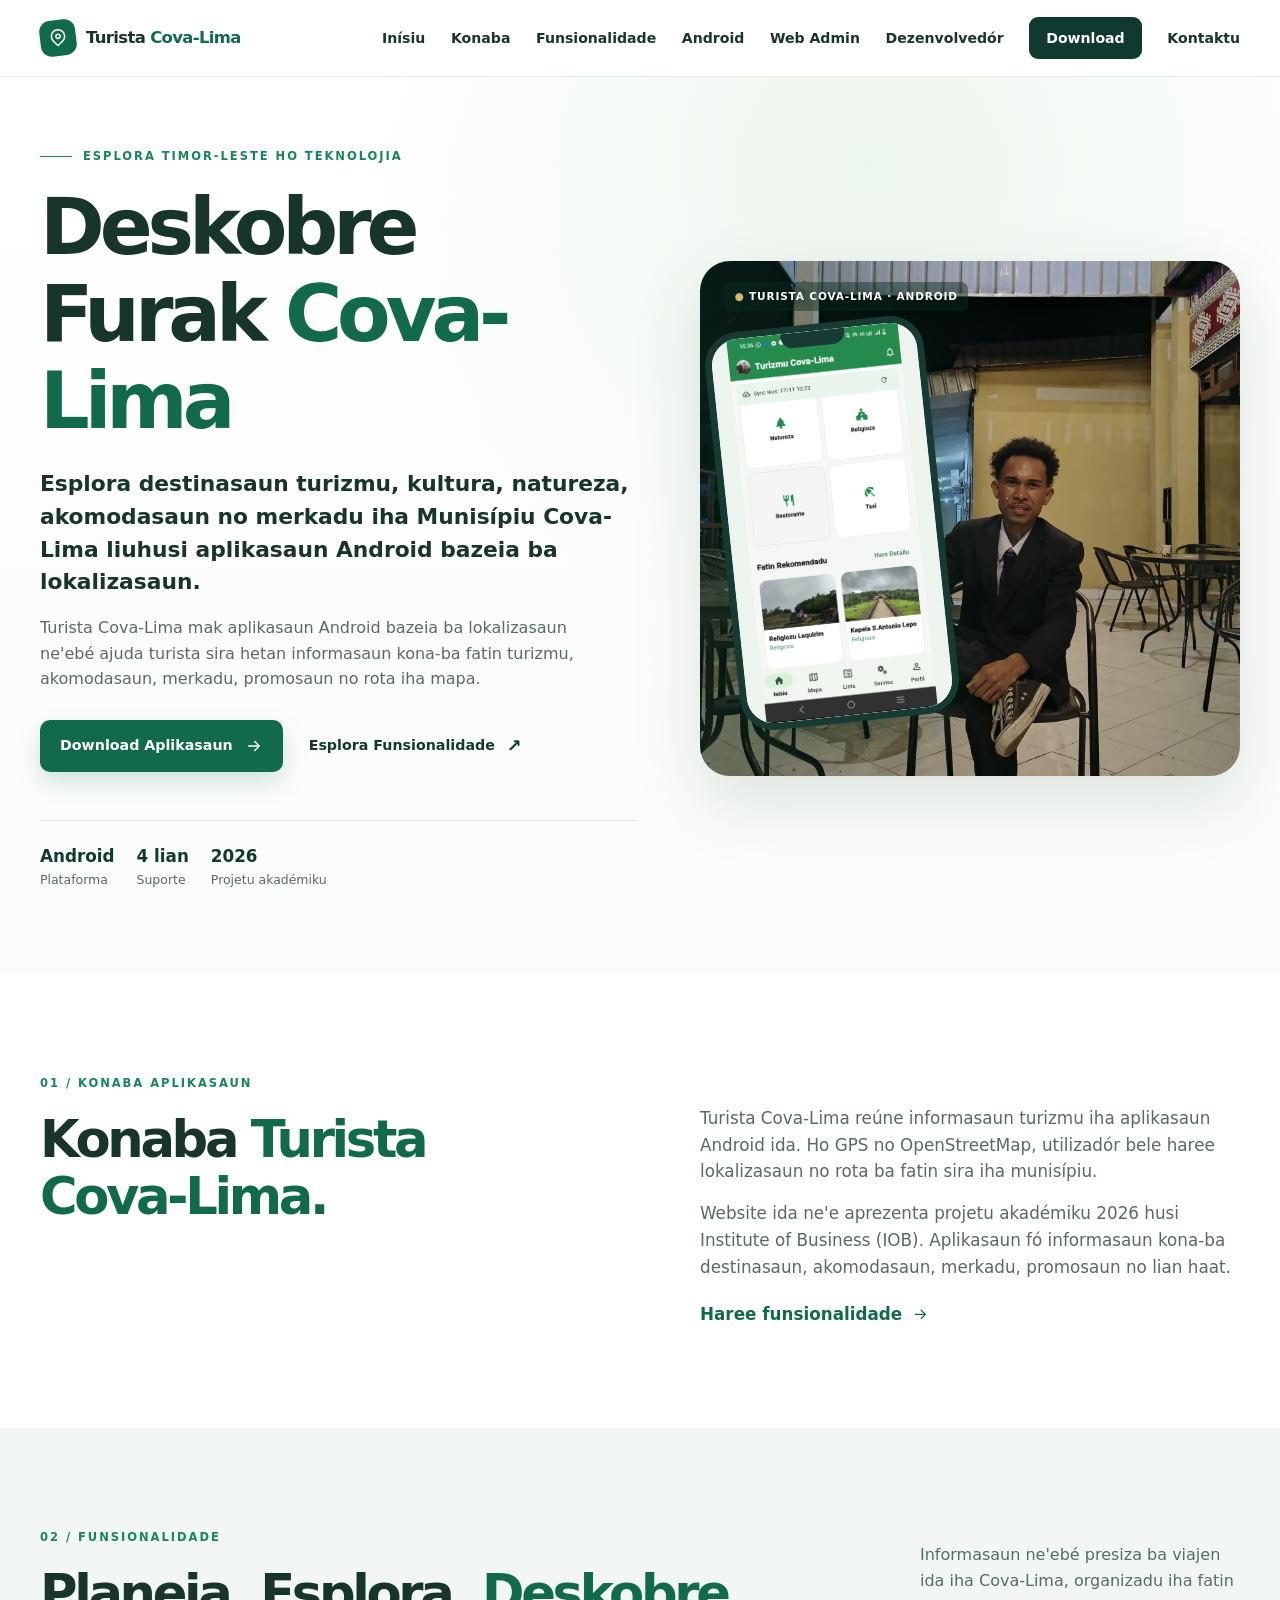
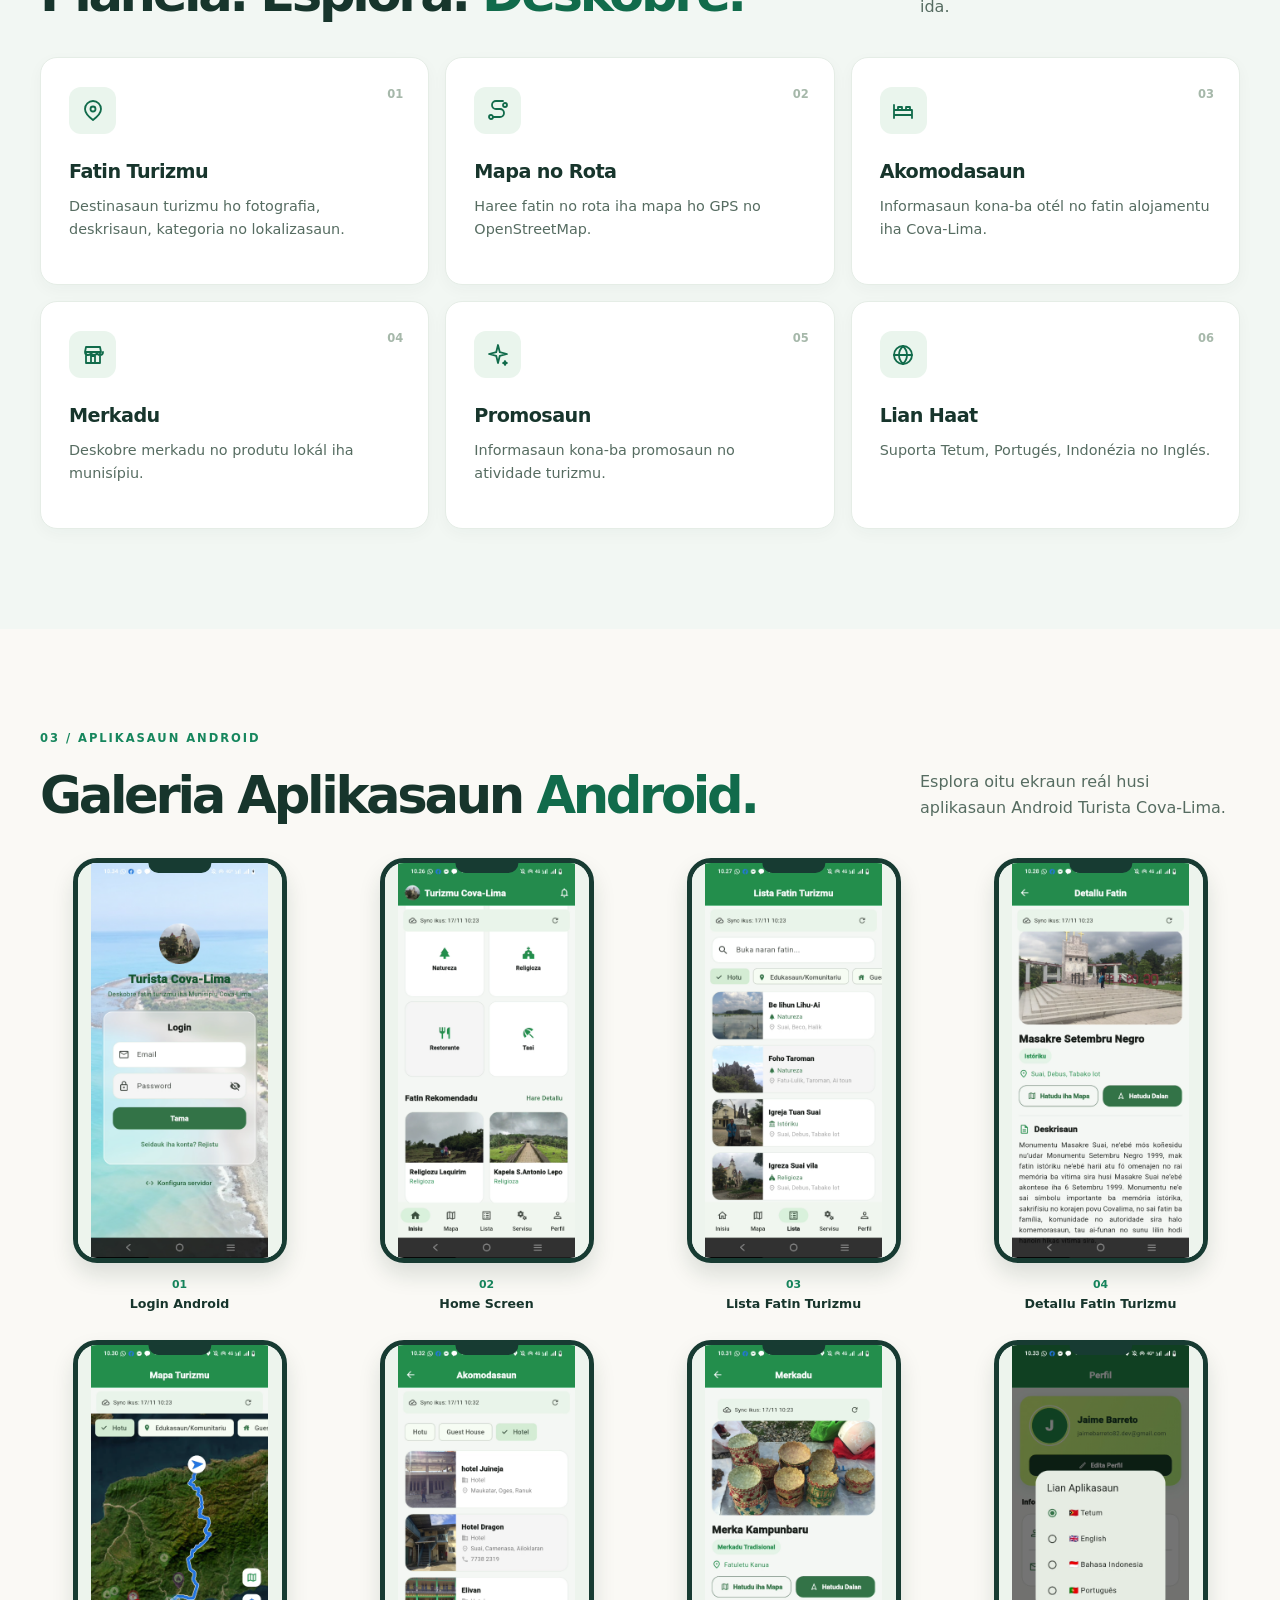
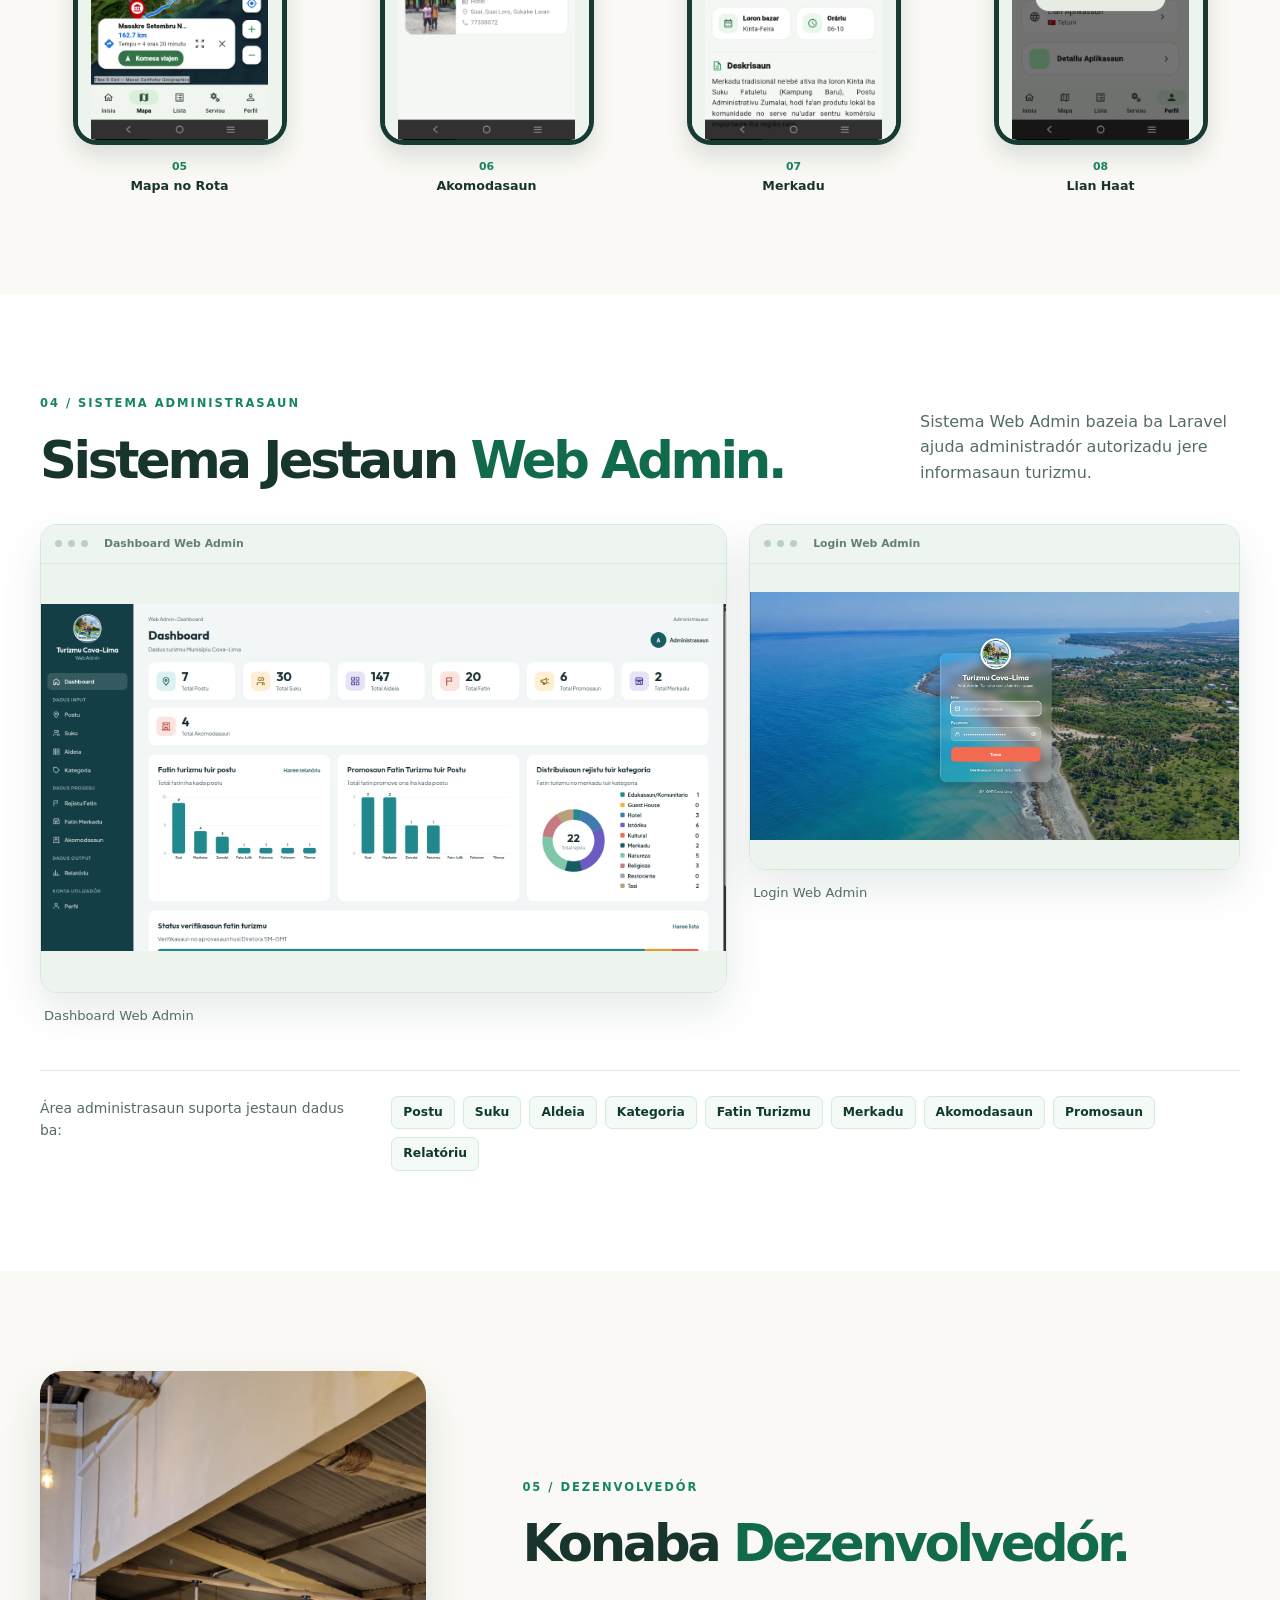
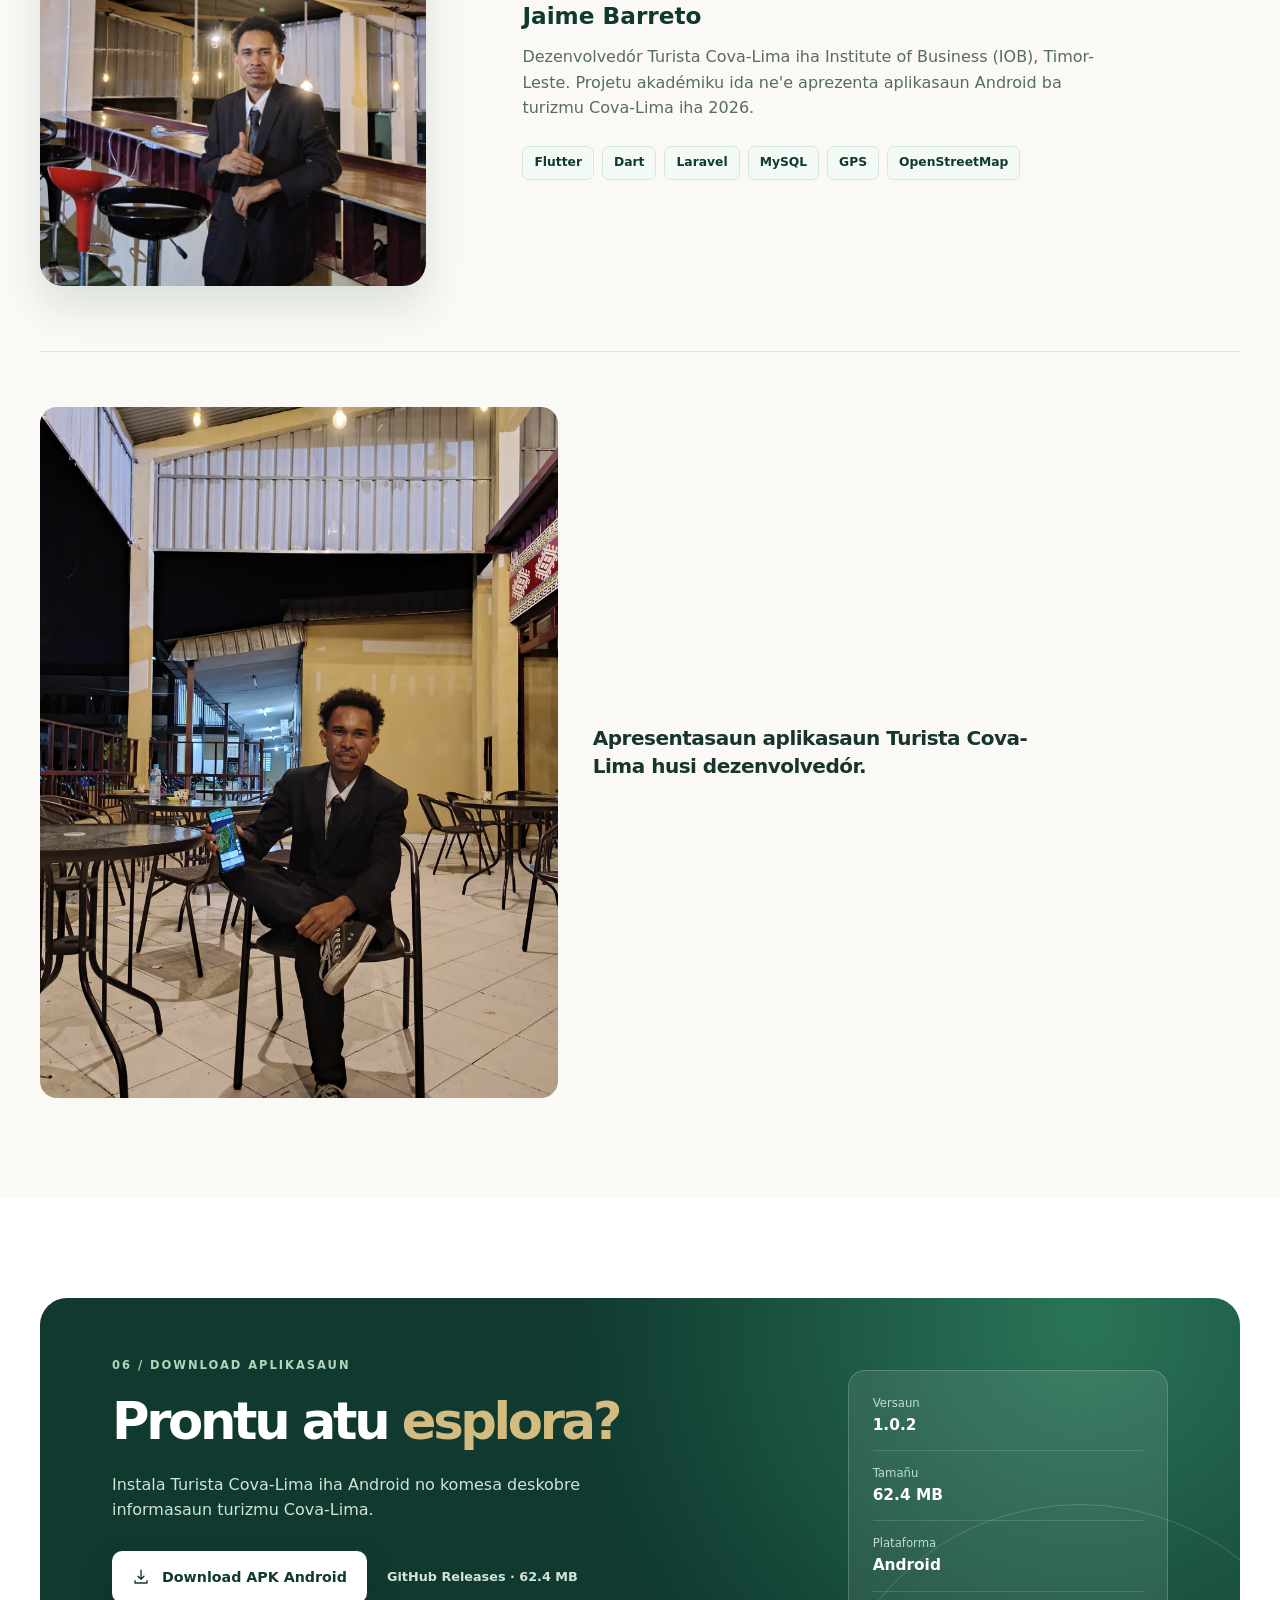
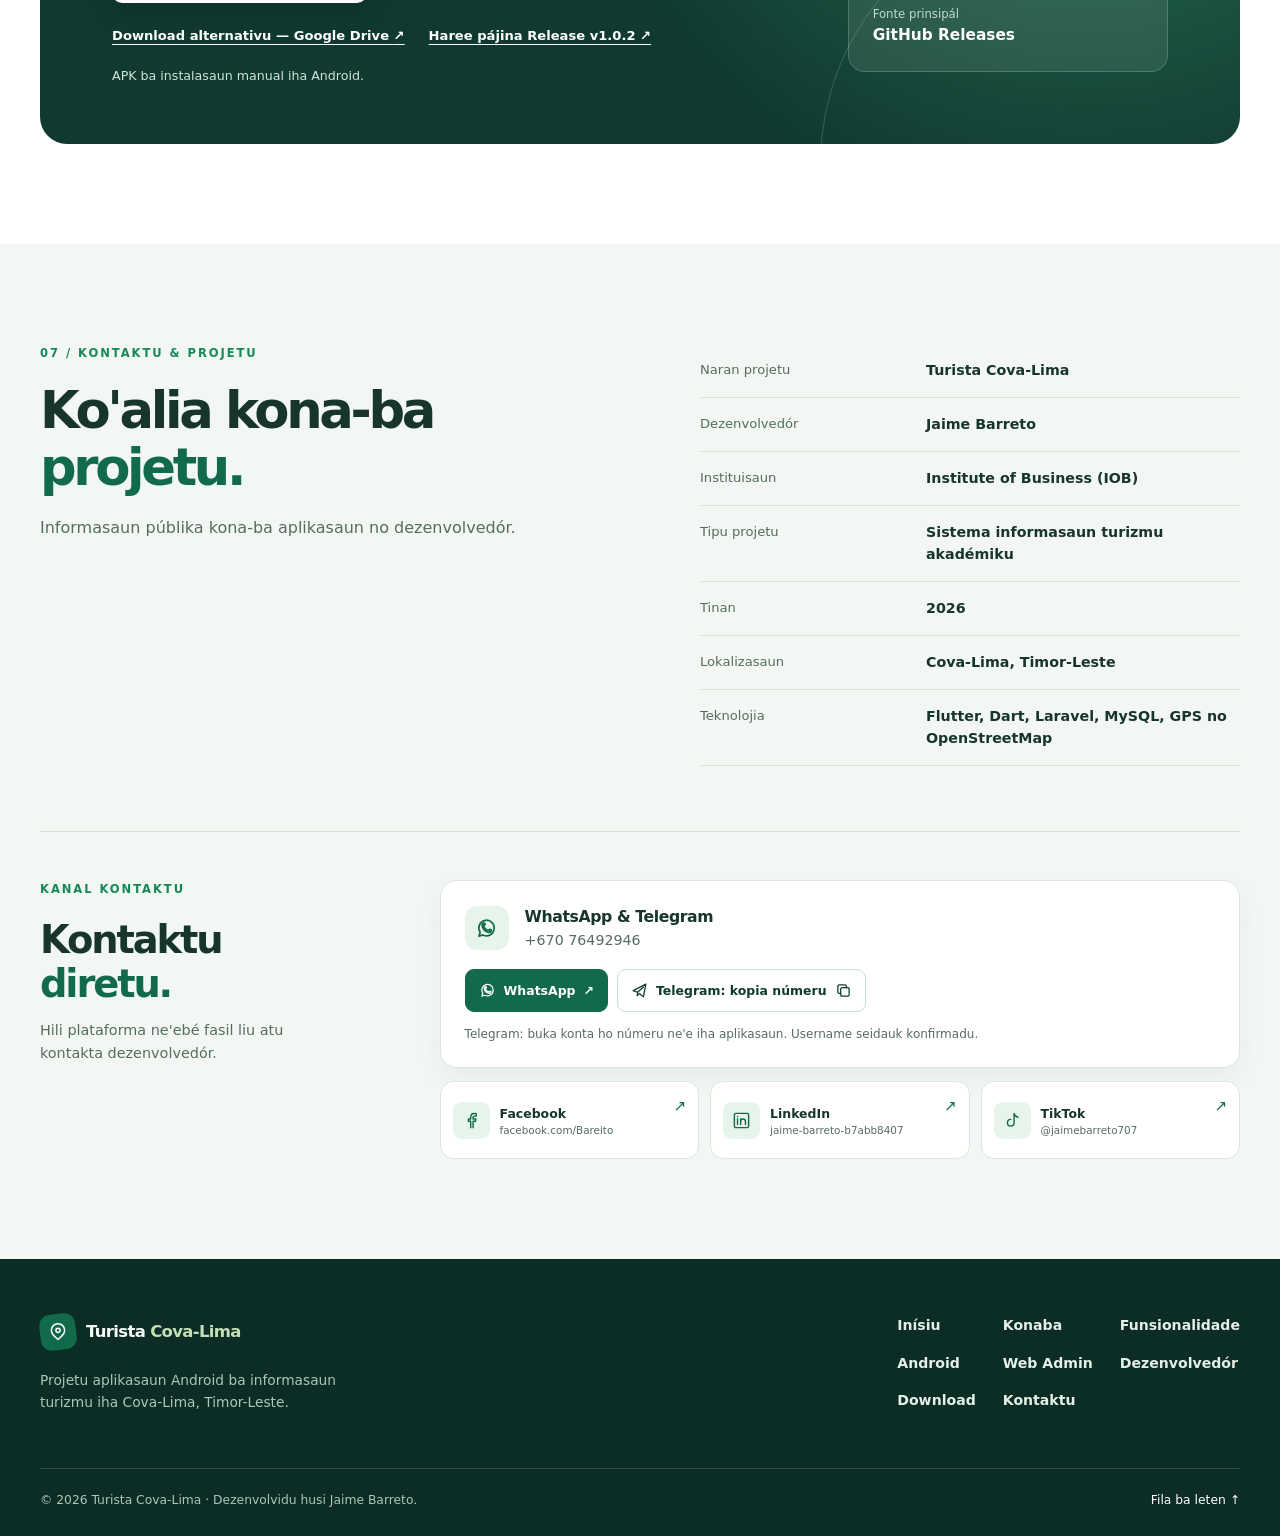
<file: index.html>
<!doctype html>
<html lang="tet">
<head>
<meta charset="utf-8">
<meta name="viewport" content="width=device-width, initial-scale=1">
<meta name="theme-color" content="#103a30">
<meta name="description" content="Turista Cova-Lima mak aplikasaun Android ba esplora fatin turizmu, mapa, rota, akomodasaun no merkadu iha Cova-Lima, Timor-Leste.">
<link rel="canonical" href="https://jaimebarreto82dev-eng.github.io/turista-covalima/">
<title>Turista Cova-Lima | Deskobre turizmu Cova-Lima</title>
<meta property="og:type" content="website"><meta property="og:locale" content="pt_TL">
<meta property="og:title" content="Turista Cova-Lima | Deskobre turizmu Cova-Lima">
<meta property="og:description" content="Aplikasaun Android ba esplora turizmu, kultura no natureza iha Cova-Lima, Timor-Leste.">
<meta property="og:url" content="https://jaimebarreto82dev-eng.github.io/turista-covalima/">
<meta name="twitter:card" content="summary">
<meta name="twitter:title" content="Turista Cova-Lima | Deskobre turizmu Cova-Lima">
<meta name="twitter:description" content="Esplora Cova-Lima ho aplikasaun Android ba turizmu, mapa no informasaun lokál.">
<link rel="icon" href="assets/images/favicon.svg" type="image/svg+xml">
<link rel="stylesheet" href="assets/css/style.css">
<script type="application/ld+json">{"@context":"https://schema.org","@type":"SoftwareApplication","name":"Turista Cova-Lima","description":"Aplikasaun Android ba informasaun turizmu iha Cova-Lima, Timor-Leste.","applicationCategory":"TravelApplication","operatingSystem":"Android","softwareVersion":"1.0.2","url":"https://jaimebarreto82dev-eng.github.io/turista-covalima/","downloadUrl":"https://github.com/jaimebarreto82dev-eng/turista-covalima/releases/download/v1.0.2/Turista_CovaLima_Expo2026_v1.0.2.apk","author":{"@type":"Person","name":"Jaime Barreto"},"inLanguage":["tet","pt","id","en"]}</script>
<script src="assets/js/main.js" defer></script>
</head>
<body id="top">
<a class="skip-link" href="#main">Ba konteúdu prinsipál</a>
<svg class="sprite" xmlns="http://www.w3.org/2000/svg" aria-hidden="true">
<symbol id="pin" viewBox="0 0 24 24"><path d="M20 10c0 5-8 11-8 11S4 15 4 10a8 8 0 1 1 16 0Z"/><circle cx="12" cy="10" r="2.5"/></symbol>
<symbol id="route" viewBox="0 0 24 24"><circle cx="5" cy="18" r="2"/><circle cx="19" cy="6" r="2"/><path d="M7 18h7a4 4 0 0 0 0-8h-4a4 4 0 0 1 0-8h7"/></symbol>
<symbol id="bed" viewBox="0 0 24 24"><path d="M3 19V6m0 10h18v3m-18-8h18v5M7 8h4v3H7zM15 8h4v3h-4z"/></symbol>
<symbol id="market" viewBox="0 0 24 24"><path d="M4 9h16l-1-5H5L4 9Zm1 0v11h14V9M4 9a3 3 0 0 0 6 0 3 3 0 0 0 6 0 3 3 0 0 0 6 0M10 20v-7h4v7"/></symbol>
<symbol id="spark" viewBox="0 0 24 24"><path d="m12 2 1.8 7.2L21 11l-7.2 1.8L12 20l-1.8-7.2L3 11l7.2-1.8L12 2ZM19 18l.6 1.4L21 20l-1.4.6L19 22l-.6-1.4L17 20l1.4-.6L19 18Z"/></symbol>
<symbol id="globe" viewBox="0 0 24 24"><circle cx="12" cy="12" r="9"/><path d="M3 12h18M12 3c3 3 4 6 4 9s-1 6-4 9M12 3c-3 3-4 6-4 9s1 6 4 9"/></symbol>
<symbol id="arrow" viewBox="0 0 24 24"><path d="M5 12h14m-6-6 6 6-6 6"/></symbol>
<symbol id="download-icon" viewBox="0 0 24 24"><path d="M12 3v12m-4-4 4 4 4-4M4 17v3h16v-3"/></symbol>
<symbol id="whatsapp" viewBox="0 0 24 24"><path d="M20 11.6a8 8 0 0 1-11.7 7.1L4 20l1.4-4.1A8 8 0 1 1 20 11.6Z"/><path d="M9 8.5c.3 2.8 2.7 5.2 5.5 5.5l1.1-1.1 1.5.8c-.2 1.7-1.2 2.4-2.6 2.3-3.6-.3-6.7-3.4-7-7-.1-1.4.6-2.4 2.3-2.6l.8 1.5L9 8.5Z"/></symbol>
<symbol id="facebook" viewBox="0 0 24 24"><path d="M14 21v-8h3l.5-3H14V8c0-1 .4-1.5 1.5-1.5H18V3.3a20 20 0 0 0-2.8-.2C12.4 3.1 11 4.8 11 7.6V10H8v3h3v8"/></symbol>
<symbol id="linkedin" viewBox="0 0 24 24"><rect x="3" y="3" width="18" height="18" rx="2"/><path d="M7 10v7m0-10v.1M11 17v-7m0 3a3 3 0 0 1 6 0v4"/></symbol>
<symbol id="tiktok" viewBox="0 0 24 24"><path d="M14 3v11.8a4.2 4.2 0 1 1-4.2-4.2M14 3c.6 2.8 2.3 4.4 5 4.8"/></symbol>
<symbol id="telegram" viewBox="0 0 24 24"><path d="m21 3-3.5 18-5.7-4.6-3 2.8.5-4.7L3 12.1 21 3Z"/><path d="m9.3 14.5 8.2-7.4"/></symbol>
<symbol id="copy" viewBox="0 0 24 24"><rect x="8" y="8" width="12" height="12" rx="2"/><path d="M16 8V6a2 2 0 0 0-2-2H6a2 2 0 0 0-2 2v8a2 2 0 0 0 2 2h2"/></symbol>
</svg>
<header class="site-header"><div class="container nav-wrap">
<a class="brand" href="#top" aria-label="Turista Cova-Lima — Inísiu"><span class="brand-mark"><svg aria-hidden="true"><use href="#pin"/></svg></span><span>Turista <strong>Cova-Lima</strong></span></a>
<button class="menu-toggle" type="button" aria-label="Loke menu" aria-controls="site-nav" aria-expanded="false"><span></span><span></span><span></span></button>
<nav class="site-nav" id="site-nav" aria-label="Navegasaun prinsipál"><a href="#top">Inísiu</a><a href="#konaba">Konaba</a><a href="#funsionalidade">Funsionalidade</a><a href="#android">Android</a><a href="#web-admin">Web Admin</a><a href="#dezenvolvedor">Dezenvolvedór</a><a href="#download">Download</a><a href="#kontaktu">Kontaktu</a></nav>
</div></header>
<main id="main">
<section class="hero" aria-labelledby="hero-title"><div class="container hero-grid">
<div class="hero-copy"><p class="eyebrow">Esplora Timor-Leste ho teknolojia</p><h1 id="hero-title">Deskobre Furak <em>Cova-Lima</em></h1><p class="hero-lead">Esplora destinasaun turizmu, kultura, natureza, akomodasaun no merkadu iha Munisípiu Cova-Lima liuhusi aplikasaun Android bazeia ba lokalizasaun.</p><p class="hero-description">Turista Cova-Lima mak aplikasaun Android bazeia ba lokalizasaun ne'ebé ajuda turista sira hetan informasaun kona-ba fatin turizmu, akomodasaun, merkadu, promosaun no rota iha mapa.</p>
<div class="hero-actions"><a class="button button-primary" href="#download">Download Aplikasaun <svg aria-hidden="true"><use href="#arrow"/></svg></a><a class="button button-text" href="#funsionalidade">Esplora Funsionalidade <span aria-hidden="true">↗</span></a></div>
<div class="hero-facts"><span><b>Android</b> Plataforma</span><span><b>4 lian</b> Suporte</span><span><b>2026</b> Projetu akadémiku</span></div></div>
<div class="hero-art" role="img" aria-label="Fotografia real Jaime Barreto a demonstra aplikasaun, ho captura Android iha mockup telemóvel iha oin"><div class="hero-art-caption">● Turista Cova-Lima · Android</div><div class="hero-phone phone-frame"><div class="phone-notch"></div><div class="phone-inner has-real-image"><img src="assets/images/screenshots/android-home.png" alt="Ekrã inisiál aplikasaun Android Turista Cova-Lima" width="426" height="954" fetchpriority="high"></div></div></div>
</div></section>
<section class="intro section" id="konaba" aria-labelledby="about-title"><div class="container intro-grid"><div><p class="section-kicker">01 / Konaba aplikasaun</p><h2 id="about-title">Konaba <em>Turista Cova-Lima.</em></h2></div><div class="intro-copy"><p>Turista Cova-Lima reúne informasaun turizmu iha aplikasaun Android ida. Ho GPS no OpenStreetMap, utilizadór bele haree lokalizasaun no rota ba fatin sira iha munisípiu.</p><p>Website ida ne'e aprezenta projetu akadémiku 2026 husi Institute of Business (IOB). Aplikasaun fó informasaun kona-ba destinasaun, akomodasaun, merkadu, promosaun no lian haat.</p><a class="inline-link" href="#funsionalidade">Haree funsionalidade <svg aria-hidden="true"><use href="#arrow"/></svg></a></div></div></section>
<section class="features section" id="funsionalidade" aria-labelledby="features-title"><div class="container"><div class="section-heading"><div><p class="section-kicker">02 / Funsionalidade</p><h2 id="features-title">Planeia. Esplora. <em>Deskobre.</em></h2></div><p>Informasaun ne'ebé presiza ba viajen ida iha Cova-Lima, organizadu iha fatin ida.</p></div><div class="feature-grid">
<article class="feature-card"><span class="feature-icon"><svg aria-hidden="true"><use href="#pin"/></svg></span><span class="feature-number">01</span><h3>Fatin Turizmu</h3><p>Destinasaun turizmu ho fotografia, deskrisaun, kategoria no lokalizasaun.</p></article>
<article class="feature-card"><span class="feature-icon"><svg aria-hidden="true"><use href="#route"/></svg></span><span class="feature-number">02</span><h3>Mapa no Rota</h3><p>Haree fatin no rota iha mapa ho GPS no OpenStreetMap.</p></article>
<article class="feature-card"><span class="feature-icon"><svg aria-hidden="true"><use href="#bed"/></svg></span><span class="feature-number">03</span><h3>Akomodasaun</h3><p>Informasaun kona-ba otél no fatin alojamentu iha Cova-Lima.</p></article>
<article class="feature-card"><span class="feature-icon"><svg aria-hidden="true"><use href="#market"/></svg></span><span class="feature-number">04</span><h3>Merkadu</h3><p>Deskobre merkadu no produtu lokál iha munisípiu.</p></article>
<article class="feature-card"><span class="feature-icon"><svg aria-hidden="true"><use href="#spark"/></svg></span><span class="feature-number">05</span><h3>Promosaun</h3><p>Informasaun kona-ba promosaun no atividade turizmu.</p></article>
<article class="feature-card"><span class="feature-icon"><svg aria-hidden="true"><use href="#globe"/></svg></span><span class="feature-number">06</span><h3>Lian Haat</h3><p>Suporta Tetum, Portugés, Indonézia no Inglés.</p></article>
</div></div></section>
<section class="gallery section" id="android" aria-labelledby="android-title"><div class="container"><div class="section-heading"><div><p class="section-kicker">03 / Aplikasaun Android</p><h2 id="android-title">Galeria Aplikasaun <em>Android.</em></h2></div><p>Esplora oitu ekraun reál husi aplikasaun Android Turista Cova-Lima.</p></div><div class="gallery-grid">
<figure class="gallery-item"><div class="gallery-phone phone-frame"><div class="phone-notch"></div><button class="media-zoom" type="button" aria-label="Amplia imajen: Login aplikasaun Android"><img src="assets/images/screenshots/android-login.png" alt="Login aplikasaun Android" width="426" height="954" loading="lazy"></button></div><figcaption><span>01</span> Login Android</figcaption></figure>
<figure class="gallery-item"><div class="gallery-phone phone-frame"><div class="phone-notch"></div><button class="media-zoom" type="button" aria-label="Amplia imajen: Ekrã inisiál aplikasaun Android"><img src="assets/images/screenshots/android-home.png" alt="Ekrã inisiál aplikasaun Android" width="426" height="954" loading="lazy"></button></div><figcaption><span>02</span> Home Screen</figcaption></figure>
<figure class="gallery-item"><div class="gallery-phone phone-frame"><div class="phone-notch"></div><button class="media-zoom" type="button" aria-label="Amplia imajen: Lista fatin turizmu"><img src="assets/images/screenshots/android-lista.png" alt="Lista fatin turizmu" width="426" height="954" loading="lazy"></button></div><figcaption><span>03</span> Lista Fatin Turizmu</figcaption></figure>
<figure class="gallery-item"><div class="gallery-phone phone-frame"><div class="phone-notch"></div><button class="media-zoom" type="button" aria-label="Amplia imajen: Detallu fatin turizmu"><img src="assets/images/screenshots/android-detallu.png" alt="Detallu fatin turizmu" width="426" height="954" loading="lazy"></button></div><figcaption><span>04</span> Detallu Fatin Turizmu</figcaption></figure>
<figure class="gallery-item"><div class="gallery-phone phone-frame"><div class="phone-notch"></div><button class="media-zoom" type="button" aria-label="Amplia imajen: Mapa no rota"><img src="assets/images/screenshots/android-mapa.png" alt="Mapa no rota" width="426" height="954" loading="lazy"></button></div><figcaption><span>05</span> Mapa no Rota</figcaption></figure>
<figure class="gallery-item"><div class="gallery-phone phone-frame"><div class="phone-notch"></div><button class="media-zoom" type="button" aria-label="Amplia imajen: Akomodasaun"><img src="assets/images/screenshots/android-akomodasaun.png" alt="Akomodasaun" width="426" height="954" loading="lazy"></button></div><figcaption><span>06</span> Akomodasaun</figcaption></figure>
<figure class="gallery-item"><div class="gallery-phone phone-frame"><div class="phone-notch"></div><button class="media-zoom" type="button" aria-label="Amplia imajen: Merkadu"><img src="assets/images/screenshots/android-merkadu.png" alt="Merkadu" width="426" height="954" loading="lazy"></button></div><figcaption><span>07</span> Merkadu</figcaption></figure>
<figure class="gallery-item"><div class="gallery-phone phone-frame"><div class="phone-notch"></div><button class="media-zoom" type="button" aria-label="Amplia imajen: Seleksaun lian haat"><img src="assets/images/screenshots/android-lian.png" alt="Seleksaun lian haat" width="426" height="954" loading="lazy"></button></div><figcaption><span>08</span> Lian Haat</figcaption></figure>
</div></div></section>
<section class="admin section" id="web-admin" aria-labelledby="admin-title"><div class="container"><div class="section-heading"><div><p class="section-kicker">04 / Sistema administrasaun</p><h2 id="admin-title">Sistema Jestaun <em>Web Admin.</em></h2></div><p>Sistema Web Admin bazeia ba Laravel ajuda administradór autorizadu jere informasaun turizmu.</p></div><div class="admin-grid">
<figure class="admin-shot admin-shot-main"><div class="browser-frame"><div class="browser-bar" aria-hidden="true"><i></i><i></i><i></i><span>Dashboard Web Admin</span></div><button class="media-zoom" type="button" aria-label="Amplia imajen: Dashboard Web Admin"><img src="assets/images/screenshots/admin-dashboard.png" alt="Dashboard Web Admin Turista Cova-Lima" width="1846" height="936" loading="lazy"></button></div><figcaption>Dashboard Web Admin</figcaption></figure>
<figure class="admin-shot"><div class="browser-frame"><div class="browser-bar" aria-hidden="true"><i></i><i></i><i></i><span>Login Web Admin</span></div><button class="media-zoom" type="button" aria-label="Amplia imajen: Login Web Admin"><img src="assets/images/screenshots/admin-login.png" alt="Login Web Admin Turista Cova-Lima" width="1846" height="936" loading="lazy"></button></div><figcaption>Login Web Admin</figcaption></figure>
</div><div class="admin-capabilities"><p>Área administrasaun suporta jestaun dadus ba:</p><ul><li>Postu</li><li>Suku</li><li>Aldeia</li><li>Kategoria</li><li>Fatin Turizmu</li><li>Merkadu</li><li>Akomodasaun</li><li>Promosaun</li><li>Relatóriu</li></ul></div></div></section>
<section class="developer section" id="dezenvolvedor" aria-labelledby="developer-title"><div class="container"><div class="developer-grid"><div class="developer-portrait has-real-image"><img src="assets/images/developer/jaime-profile.jpg" alt="Retratu Jaime Barreto" width="864" height="1152" loading="lazy"></div><div class="developer-copy"><p class="section-kicker">05 / Dezenvolvedór</p><h2 id="developer-title">Konaba <em>Dezenvolvedór.</em></h2><p class="developer-name">Jaime Barreto</p><p>Dezenvolvedór Turista Cova-Lima iha Institute of Business (IOB), Timor-Leste. Projetu akadémiku ida ne'e aprezenta aplikasaun Android ba turizmu Cova-Lima iha 2026.</p><div class="tech-list" aria-label="Teknolojia"><span>Flutter</span><span>Dart</span><span>Laravel</span><span>MySQL</span><span>GPS</span><span>OpenStreetMap</span></div></div></div>
<figure class="developer-demo"><div class="demo-image has-real-image"><img src="assets/images/developer/jaime-app-demo.jpg" alt="Jaime Barreto aprezenta aplikasaun Turista Cova-Lima" width="1728" height="2304" loading="lazy"></div><figcaption>Apresentasaun aplikasaun Turista Cova-Lima husi dezenvolvedór.</figcaption></figure>
</div></section>
<section class="download-section section" id="download" aria-labelledby="download-title"><div class="container"><div class="download-panel">
<div class="download-copy"><p class="section-kicker">06 / Download aplikasaun</p><h2 id="download-title">Prontu atu <em>esplora?</em></h2><p>Instala Turista Cova-Lima iha Android no komesa deskobre informasaun turizmu Cova-Lima.</p>
<div class="download-actions"><a class="button button-light" href="https://github.com/jaimebarreto82dev-eng/turista-covalima/releases/download/v1.0.2/Turista_CovaLima_Expo2026_v1.0.2.apk" aria-label="Download APK Android versaun 1.0.2 husi GitHub Releases"><svg aria-hidden="true"><use href="#download-icon"/></svg> Download APK Android</a><span class="download-source">GitHub Releases · 62.4 MB</span></div>
<div class="download-links"><a href="https://drive.google.com/file/d/1KIKV1m4Tq4--wPIysrheurp9ZegI3fZR/view?usp=drive_link" target="_blank" rel="noopener noreferrer">Download alternativu — Google Drive <span aria-hidden="true">↗</span></a><a href="https://github.com/jaimebarreto82dev-eng/turista-covalima/releases/tag/v1.0.2" target="_blank" rel="noopener noreferrer">Haree pájina Release v1.0.2 <span aria-hidden="true">↗</span></a></div>
<p class="download-note">APK ba instalasaun manual iha Android.</p></div>
<div class="download-meta" aria-label="Detallu aplikasaun"><div><span>Versaun</span><strong>1.0.2</strong></div><div><span>Tamañu</span><strong>62.4 MB</strong></div><div><span>Plataforma</span><strong>Android</strong></div><div><span>Fonte prinsipál</span><strong>GitHub Releases</strong></div></div>
</div></div></section>
<section class="project section" id="kontaktu" aria-labelledby="project-title"><div class="container">
<div class="project-grid"><div><p class="section-kicker">07 / Kontaktu &amp; projetu</p><h2 id="project-title">Ko'alia kona-ba <em>projetu.</em></h2><p>Informasaun públika kona-ba aplikasaun no dezenvolvedór.</p></div><dl class="project-details"><div><dt>Naran projetu</dt><dd>Turista Cova-Lima</dd></div><div><dt>Dezenvolvedór</dt><dd>Jaime Barreto</dd></div><div><dt>Instituisaun</dt><dd>Institute of Business (IOB)</dd></div><div><dt>Tipu projetu</dt><dd>Sistema informasaun turizmu akadémiku</dd></div><div><dt>Tinan</dt><dd>2026</dd></div><div><dt>Lokalizasaun</dt><dd>Cova-Lima, Timor-Leste</dd></div><div><dt>Teknolojia</dt><dd>Flutter, Dart, Laravel, MySQL, GPS no OpenStreetMap</dd></div></dl></div>
<div class="contact-layout" aria-labelledby="contact-title"><div class="contact-heading"><p class="section-kicker">Kanal kontaktu</p><h3 id="contact-title">Kontaktu <em>diretu.</em></h3><p>Hili plataforma ne'ebé fasil liu atu kontakta dezenvolvedór.</p></div>
<div class="contact-content"><div class="message-card"><div class="contact-icon"><svg aria-hidden="true"><use href="#whatsapp"/></svg></div><div class="message-info"><strong>WhatsApp &amp; Telegram</strong><span id="contact-phone">+670 76492946</span></div><div class="message-actions"><a class="contact-action whatsapp-action" href="https://wa.me/67076492946" target="_blank" rel="noopener noreferrer"><svg aria-hidden="true"><use href="#whatsapp"/></svg> WhatsApp <span aria-hidden="true">↗</span></a><button class="contact-action copy-action" type="button" data-copy-phone="67076492946" aria-describedby="telegram-note"><svg aria-hidden="true"><use href="#telegram"/></svg> Telegram: kopia númeru <svg aria-hidden="true"><use href="#copy"/></svg></button></div><p class="contact-note" id="telegram-note">Telegram: buka konta ho númeru ne'e iha aplikasaun. Username seidauk konfirmadu.</p><p class="copy-status" role="status" aria-live="polite"></p></div>
<div class="social-grid"><a class="social-card" href="https://www.facebook.com/Bareito" target="_blank" rel="noopener noreferrer"><span class="social-icon"><svg aria-hidden="true"><use href="#facebook"/></svg></span><span class="social-text"><strong>Facebook</strong><small>facebook.com/Bareito</small></span><span class="social-arrow" aria-hidden="true">↗</span></a><a class="social-card" href="https://www.linkedin.com/in/jaime-barreto-b7abb8407/" target="_blank" rel="noopener noreferrer"><span class="social-icon"><svg aria-hidden="true"><use href="#linkedin"/></svg></span><span class="social-text"><strong>LinkedIn</strong><small>jaime-barreto-b7abb8407</small></span><span class="social-arrow" aria-hidden="true">↗</span></a><a class="social-card" href="https://www.tiktok.com/@jaimebarreto707" target="_blank" rel="noopener noreferrer"><span class="social-icon"><svg aria-hidden="true"><use href="#tiktok"/></svg></span><span class="social-text"><strong>TikTok</strong><small>@jaimebarreto707</small></span><span class="social-arrow" aria-hidden="true">↗</span></a></div></div></div>
</div></section>
</main>
<div class="lightbox" id="lightbox" role="dialog" aria-modal="true" aria-label="Pré-visualizasaun imajen" hidden><button class="lightbox-close" type="button" aria-label="Taka imajen">×</button><div class="lightbox-panel"><img alt=""><p class="lightbox-caption"></p></div></div>
<footer class="site-footer"><div class="container"><div class="footer-main"><div><a class="brand footer-brand" href="#top"><span class="brand-mark"><svg aria-hidden="true"><use href="#pin"/></svg></span><span>Turista <strong>Cova-Lima</strong></span></a><p>Projetu aplikasaun Android ba informasaun turizmu iha Cova-Lima, Timor-Leste.</p></div><nav aria-label="Navegasaun rodapé"><a href="#top">Inísiu</a><a href="#konaba">Konaba</a><a href="#funsionalidade">Funsionalidade</a><a href="#android">Android</a><a href="#web-admin">Web Admin</a><a href="#dezenvolvedor">Dezenvolvedór</a><a href="#download">Download</a><a href="#kontaktu">Kontaktu</a></nav></div><div class="footer-bottom"><span>© 2026 Turista Cova-Lima · Dezenvolvidu husi Jaime Barreto.</span><a href="#top">Fila ba leten ↑</a></div></div></footer>
</body></html>
</file>
<file: assets/css/style.css>
:root{--forest:#103a30;--green:#116b4b;--emerald:#16865d;--cream:#faf9f5;--mist:#f2f7f3;--ink:#17352c;--muted:#566c61;--line:#dce7df;--gold:#d9b56d}
*,*::before,*::after{box-sizing:border-box}
html{scroll-behavior:smooth;scroll-padding-top:90px}
body{margin:0;color:var(--ink);background:#fff;font-family:Inter,"Plus Jakarta Sans",ui-sans-serif,system-ui,-apple-system,BlinkMacSystemFont,"Segoe UI",sans-serif;line-height:1.6}
a{color:inherit}button{font:inherit}svg{width:1em;height:1em;fill:none;stroke:currentColor;stroke-width:1.8;stroke-linecap:round;stroke-linejoin:round}
.sprite{position:absolute;width:0;height:0;overflow:hidden}
.container{width:min(100% - 40px,1200px);margin-inline:auto}
:focus-visible{outline:3px solid #cf9d42;outline-offset:4px}
.skip-link{position:absolute;z-index:200;top:-60px;left:16px;background:#fff;padding:10px 16px;border-radius:8px}.skip-link:focus{top:12px}
.site-header{position:sticky;top:0;z-index:100;background:rgba(255,255,255,.96);border-bottom:1px solid rgba(16,58,48,.09);backdrop-filter:blur(14px)}
.nav-wrap{min-height:76px;display:flex;align-items:center;justify-content:space-between;gap:24px}
.brand{display:inline-flex;align-items:center;gap:10px;text-decoration:none;font-size:1.03rem;font-weight:650;letter-spacing:-.04em;white-space:nowrap}.brand strong{color:var(--green)}
.brand-mark{width:36px;height:36px;display:grid;place-items:center;color:#fff;background:var(--green);border-radius:11px;transform:rotate(-7deg)}.brand-mark svg{width:20px;height:20px;transform:rotate(7deg)}
.site-nav{display:flex;gap:clamp(14px,2vw,29px);align-items:center}.site-nav a,.footer-main nav a{text-decoration:none;font-size:.88rem;font-weight:650}.site-nav a:hover,.footer-main nav a:hover{color:var(--emerald)}.site-nav a[href="#download"]{padding:10px 17px;background:var(--forest);color:#fff;border-radius:9px}.site-nav a[href="#download"]:hover{background:var(--green)}
.menu-toggle{display:none}
.hero{background:radial-gradient(circle at 68% 10%,#edf6ee 0,transparent 42%),linear-gradient(180deg,#fff 0%,#fafcf9 100%);overflow:hidden}
.hero-grid{display:grid;grid-template-columns:minmax(0,1.05fr) minmax(0,.95fr);align-items:center;gap:5%;min-height:640px;padding-block:70px 84px}
.eyebrow,.section-kicker{margin:0 0 19px;text-transform:uppercase;letter-spacing:.17em;font-size:.72rem;font-weight:800;color:var(--emerald)}.eyebrow{display:flex;align-items:center;gap:11px}.eyebrow::before{content:"";height:1px;width:32px;background:var(--emerald)}
h1,h2,h3,p{margin-top:0}h1,h2{font-weight:750;letter-spacing:-.065em;line-height:1.11}h1{font-size:clamp(3.4rem,6.1vw,6.35rem);max-width:730px;margin-bottom:24px}h1 em,h2 em{font-style:normal;color:var(--green)}
.hero-lead{font-size:clamp(1.17rem,1.7vw,1.42rem);line-height:1.5;font-weight:600;max-width:590px;margin-bottom:16px}.hero-description{color:var(--muted);max-width:575px;font-size:1rem;margin-bottom:28px}
.hero-actions{display:flex;flex-wrap:wrap;align-items:center;gap:14px}.button{display:inline-flex;align-items:center;justify-content:center;gap:12px;min-height:52px;padding:12px 20px;border-radius:10px;text-decoration:none;font-size:.89rem;font-weight:750;transition:transform .2s,background .2s,box-shadow .2s}.button:hover{transform:translateY(-2px)}.button svg{width:18px;height:18px}.button-primary{background:var(--green);color:#fff;box-shadow:0 10px 23px rgba(17,107,75,.18)}.button-primary:hover{background:var(--forest);box-shadow:0 13px 24px rgba(17,107,75,.23)}.button-text{color:var(--forest);padding-inline:12px}.button-text span{font-size:1.1rem}
.hero-facts{display:flex;flex-wrap:wrap;gap:22px;margin-top:48px;padding-top:22px;border-top:1px solid var(--line);color:var(--muted);font-size:.78rem}.hero-facts span{display:flex;flex-direction:column}.hero-facts b{font-size:1.05rem;color:var(--forest)}
.hero-art{height:515px;position:relative;isolation:isolate;overflow:hidden;border-radius:30px;background:linear-gradient(160deg,#e8f2e9 0%,#c8dfcc 52%,#a9c7a8 100%);box-shadow:0 25px 70px rgba(15,54,39,.13)}.hero-art::before,.hero-art::after{content:"";position:absolute;border:1px solid rgba(255,255,255,.45);border-radius:50%;width:650px;height:650px;left:-120px;top:-210px}.hero-art::after{width:470px;height:470px;left:-20px;top:-110px}.sun{position:absolute;right:13%;top:10%;width:160px;aspect-ratio:1;border-radius:50%;background:#e9d9a6;filter:blur(1px)}.hill{position:absolute;left:-10%;width:125%;height:48%;bottom:-14%;border-radius:50% 50% 0 0;transform:rotate(-12deg)}.hill-back{background:#579272;bottom:3%;left:12%;height:37%;transform:rotate(11deg)}.hill-front{background:#1b694f}.hero-art-caption{position:absolute;top:28px;left:30px;font-size:.72rem;letter-spacing:.08em;text-transform:uppercase;font-weight:800;color:var(--forest)}.hero-art-caption::first-letter{color:var(--gold)}
.phone-frame{border:7px solid #173b32;border-radius:34px;box-shadow:0 18px 40px rgba(10,46,31,.27);background:#fff;overflow:hidden;position:relative}.phone-notch{position:absolute;z-index:2;top:0;left:50%;transform:translateX(-50%);width:31%;height:15px;background:#173b32;border-radius:0 0 12px 12px}.hero-phone{position:absolute;z-index:2;width:234px;height:420px;right:16%;top:11%;transform:rotate(7deg)}.phone-inner{height:100%;padding:52px 19px 22px;background:linear-gradient(160deg,#eaf3e9 0%,#f8f7ed 45%,#87b08f 100%);display:flex;flex-direction:column}.phone-icon{display:grid;place-items:center;width:47px;height:47px;background:var(--green);color:white;border-radius:15px;margin-bottom:27px}.phone-icon svg{width:27px;height:27px}.phone-inner small{font-size:.54rem;font-weight:800;letter-spacing:.1em;color:var(--green)}.phone-inner strong{font-size:1.6rem;line-height:1.15;letter-spacing:-.06em;margin-top:7px}.phone-rule{width:40px;height:3px;background:var(--gold);margin-top:auto;margin-bottom:15px}.phone-note{font-size:.64rem;line-height:1.4;font-weight:700;color:var(--forest)}.art-label{position:absolute;left:25px;bottom:20px;z-index:2;background:rgba(255,255,255,.8);padding:6px 10px;border-radius:7px;font-size:.63rem;color:var(--forest)}
.section{padding-block:100px}h2{font-size:clamp(2.5rem,4vw,4rem);margin-bottom:0}h3{letter-spacing:-.03em}
.intro{background:#fff}.intro-grid{display:grid;grid-template-columns:1fr 1fr;gap:10%;align-items:start}.intro h2{max-width:500px}.intro-copy{padding-top:31px;color:var(--muted);font-size:1.05rem}.intro-copy p{margin-bottom:15px}.inline-link{display:inline-flex;align-items:center;gap:10px;color:var(--green);font-weight:750;text-decoration:none;margin-top:5px}.inline-link svg{width:17px}
.features{background:var(--mist)}.section-heading{display:flex;justify-content:space-between;align-items:end;gap:30px;margin-bottom:35px}.section-heading>p{max-width:320px;margin:0 0 3px;color:var(--muted)}.feature-grid{display:grid;grid-template-columns:repeat(3,1fr);gap:16px}.feature-card{position:relative;min-height:228px;padding:29px 28px;background:#fff;border:1px solid #e5ede6;border-radius:17px;box-shadow:0 5px 16px rgba(16,58,48,.035);transition:transform .2s,box-shadow .2s}.feature-card:hover{transform:translateY(-3px);box-shadow:0 12px 28px rgba(16,58,48,.09)}.feature-icon{display:grid;place-items:center;width:47px;height:47px;border-radius:12px;background:#eaf5ed;color:var(--green)}.feature-icon svg{width:24px;height:24px}.feature-number{position:absolute;right:25px;top:27px;color:#a6b8aa;font-size:.72rem;font-weight:800}.feature-card h3{font-size:1.2rem;margin:23px 0 7px}.feature-card p{margin:0;color:var(--muted);font-size:.9rem}
.gallery{background:var(--cream)}.gallery-grid{display:grid;grid-template-columns:repeat(6,minmax(0,1fr));gap:16px}.gallery-item{margin:0;min-width:0}.gallery-phone{width:100%;aspect-ratio:9/17;border-width:5px;border-radius:24px;box-shadow:0 12px 22px rgba(12,48,34,.13)}.gallery-phone .phone-notch{height:10px}.placeholder-screen{height:100%;display:flex;flex-direction:column;align-items:center;justify-content:center;text-align:center;gap:15px;padding:10px;background:linear-gradient(145deg,#e4eee4,#f8f5e9);color:#4f7e61;font-size:.74rem;font-weight:700;line-height:1.35}.placeholder-screen svg{width:29px;height:29px}.gallery-item:nth-child(even) .placeholder-screen{background:linear-gradient(145deg,#ecf1e8,#d5e6d9)}.gallery-item figcaption{padding:15px 2px 0;font-size:.79rem;font-weight:750;line-height:1.35}.gallery-item figcaption span{display:block;color:var(--emerald);font-size:.68rem;margin-bottom:3px}.gallery-note{font-size:.8rem;color:var(--muted);margin:25px 0 0}
.download-section{background:#fff}.download-panel{position:relative;overflow:hidden;display:grid;grid-template-columns:1.4fr .7fr;gap:9%;align-items:center;padding:58px 6%;border-radius:27px;background:radial-gradient(circle at 87% 5%,#2a7558 0,transparent 45%),var(--forest);color:#fff}.download-panel::after{content:"";position:absolute;right:-100px;bottom:-280px;width:520px;height:520px;border-radius:50%;border:1px solid rgba(255,255,255,.17);pointer-events:none}.download-copy,.download-meta{position:relative;z-index:1}.download-panel .section-kicker{color:#b4d5bb}.download-panel h2{color:#fff}.download-panel h2 em{color:#d4bc80}.download-copy>p:not(.section-kicker){max-width:520px;color:#d2e3d8;margin:22px 0}.button-light{background:#fff;color:var(--forest)}.button-light:hover{background:#e7f3e9}.download-copy .download-note{font-size:.79rem;margin:13px 0 0!important;max-width:380px!important}.download-meta{background:rgba(255,255,255,.09);border:1px solid rgba(255,255,255,.18);border-radius:17px;padding:10px 24px}.download-meta div{padding:13px 0;border-bottom:1px solid rgba(255,255,255,.14)}.download-meta div:last-child{border-bottom:0}.download-meta span,.download-meta strong{display:block}.download-meta span{color:#bfdbc9;font-size:.73rem}.download-meta strong{font-size:.96rem}
.project{background:var(--mist)}.project-grid{display:grid;grid-template-columns:1fr 1fr;gap:10%}.project-grid>div>p:last-child{color:var(--muted);margin-top:20px}.project-details{margin:0}.project-details div{display:grid;grid-template-columns:40% 1fr;gap:10px;padding:15px 0;border-bottom:1px solid #d7e5d9}.project-details dt{font-size:.82rem;color:var(--muted)}.project-details dd{margin:0;font-weight:700;font-size:.89rem}
.site-footer{padding:55px 0 25px;background:#0c2d25;color:#f5faf5}.footer-main{display:flex;justify-content:space-between;gap:40px;padding-bottom:55px}.footer-brand strong{color:#c7ddb4}.footer-main p{color:#aec5b7;max-width:340px;margin:19px 0 0;font-size:.86rem}.footer-main nav{display:grid;grid-template-columns:repeat(3,auto);gap:15px 27px;align-content:start}.footer-main nav a{color:#e4efe7}.footer-bottom{border-top:1px solid rgba(255,255,255,.15);padding-top:22px;display:flex;justify-content:space-between;gap:20px;color:#adc5b7;font-size:.77rem}.footer-bottom a{text-decoration:none;color:#fff}
@media(max-width:1050px){.site-nav{gap:13px}.site-nav a{font-size:.8rem}.hero-grid{gap:3%}.hero-phone{right:10%}.gallery-grid{grid-template-columns:repeat(3,1fr);gap:25px}.gallery-phone{max-width:200px}}
@media(max-width:760px){.container{width:min(100% - 32px,1200px)}.nav-wrap{min-height:66px}.menu-toggle{display:flex;flex-direction:column;justify-content:center;gap:5px;width:42px;height:42px;border:1px solid var(--line);background:#fff;border-radius:9px;cursor:pointer}.menu-toggle span{width:19px;height:2px;background:var(--forest);margin-inline:auto;border-radius:2px}.site-nav{display:none;position:absolute;top:65px;left:0;right:0;flex-direction:column;align-items:stretch;gap:0;background:#fff;padding:12px 16px 20px;border-bottom:1px solid var(--line);box-shadow:0 18px 24px rgba(16,58,48,.1)}.site-nav.is-open{display:flex}.site-nav a{padding:11px 12px;font-size:.95rem}.site-nav a[href="#download"]{margin-top:6px;text-align:center}.hero-grid,.intro-grid,.project-grid{grid-template-columns:1fr}.hero-grid{padding-block:55px 60px;gap:38px}.hero-art{height:430px}.hero-phone{width:210px;height:375px;right:15%;top:6%}.section{padding-block:68px}.intro-grid,.project-grid{gap:25px}.intro-copy{padding-top:0}.section-heading{display:block}.section-heading>p{margin-top:17px;max-width:520px}.feature-grid{grid-template-columns:repeat(2,1fr)}.download-panel{grid-template-columns:1fr;gap:28px;padding:40px 30px}.footer-main{display:block}.footer-main nav{margin-top:35px;justify-content:start}}
@media(max-width:520px){h1{font-size:clamp(3.05rem,13vw,4.2rem)}.hero-facts{gap:15px}.hero-art{height:375px}.hero-phone{right:13%;top:8%;width:175px;height:315px;border-width:5px;border-radius:27px}.phone-inner{padding:43px 14px 15px}.phone-icon{width:38px;height:38px;margin-bottom:15px}.phone-inner strong{font-size:1.3rem}.phone-note{font-size:.56rem}.art-label{font-size:.55rem;left:10px;bottom:10px}.feature-grid{grid-template-columns:1fr}.feature-card{min-height:0}.gallery-grid{grid-template-columns:repeat(2,minmax(0,1fr));gap:22px 14px}.gallery-phone{max-width:200px}.gallery-item figcaption{font-size:.72rem}.download-panel{padding:35px 22px}.project-details div{grid-template-columns:1fr;gap:2px}.footer-main nav{grid-template-columns:repeat(2,auto)}.footer-bottom{flex-direction:column}}
@media(prefers-reduced-motion:reduce){html{scroll-behavior:auto}*,*::before,*::after{transition-duration:.01ms!important;animation-duration:.01ms!important}}

/* Android, Web Admin and developer showcase */
.gallery-grid{grid-template-columns:repeat(4,minmax(0,1fr));gap:28px}
.gallery-phone{max-width:214px;margin-inline:auto}
.gallery-item figcaption{text-align:center}
.admin{background:#fff}
.admin-grid{display:grid;grid-template-columns:1.4fr 1fr;gap:22px;align-items:start}
.admin-shot{margin:0;min-width:0}
.browser-frame{overflow:hidden;border:1px solid #d8e6e0;border-radius:17px;background:#fff;box-shadow:0 18px 42px rgba(16,58,48,.1)}
.browser-bar{height:39px;display:flex;align-items:center;gap:6px;padding:0 14px;background:#eef4f0;border-bottom:1px solid #d8e6e0;color:#628173}
.browser-bar i{width:7px;height:7px;border-radius:50%;background:#b9d0c4}
.browser-bar span{margin-left:10px;font-size:.68rem;font-weight:700}
.browser-placeholder{display:flex;min-height:252px;align-items:center;justify-content:center;flex-direction:column;gap:12px;padding:20px;text-align:center;background:linear-gradient(145deg,#f1f7f2,#e3eee9);color:#56806b;font-size:.87rem;font-weight:700}
.admin-shot-main .browser-placeholder{min-height:360px}
.browser-placeholder svg{width:36px;height:36px}
.admin-shot figcaption{padding:12px 4px;color:var(--muted);font-size:.82rem}
.admin-capabilities{display:flex;align-items:start;gap:25px;margin-top:32px;border-top:1px solid var(--line);padding-top:25px}
.admin-capabilities p{margin:1px 0 0;min-width:210px;color:var(--muted);font-size:.87rem}
.admin-capabilities ul{display:flex;flex-wrap:wrap;list-style:none;gap:8px;margin:0;padding:0}
.admin-capabilities li,.tech-list span{padding:6px 11px;border:1px solid #d7e8dd;border-radius:7px;background:#f4faf5;color:var(--forest);font-size:.77rem;font-weight:700}
.developer{background:var(--cream)}
.developer-grid{display:grid;grid-template-columns:minmax(0,.7fr) minmax(0,1.3fr);align-items:center;gap:8%}
.photo-placeholder{display:flex;align-items:center;justify-content:center;flex-direction:column;gap:16px;padding:30px;text-align:center;background:linear-gradient(145deg,#e3eee8,#cbded0);color:#4f7962;font-weight:700}
.photo-placeholder svg{width:44px;height:44px}
.developer-portrait{min-height:490px;border-radius:23px;box-shadow:0 20px 40px rgba(16,58,48,.13)}
.developer-copy>p:not(.section-kicker){max-width:600px;color:var(--muted)}
.developer-copy .developer-name{font-size:1.45rem;color:var(--forest)!important;font-weight:750;margin:25px 0 10px}
.tech-list{display:flex;flex-wrap:wrap;gap:8px;margin-top:25px}
.developer-demo{display:grid;grid-template-columns:minmax(0,.8fr) minmax(0,1fr);align-items:center;gap:35px;margin:65px 0 0;padding-top:55px;border-top:1px solid var(--line)}
.demo-image{min-height:245px;border-radius:17px}
.developer-demo figcaption{font-size:1.25rem;line-height:1.4;letter-spacing:-.025em;font-weight:650;max-width:450px}
.media-zoom{cursor:zoom-in}
.media-zoom img{display:block;width:100%;height:100%;object-fit:contain}
.gallery-phone img{object-fit:cover}
.lightbox[hidden]{display:none}
.lightbox{position:fixed;z-index:300;inset:0;display:grid;place-items:center;padding:65px 20px 25px;background:rgba(5,30,22,.94)}
.lightbox-panel{position:relative;max-width:min(100%,1100px);max-height:100%;display:flex;flex-direction:column;align-items:center;gap:10px;color:#fff}
.lightbox img{max-width:100%;max-height:calc(100vh - 125px);object-fit:contain;border-radius:8px}
.lightbox-caption{margin:0;font-size:.83rem}
.lightbox-close{position:absolute;right:22px;top:16px;min-width:44px;min-height:44px;border:1px solid rgba(255,255,255,.5);border-radius:10px;background:#fff;color:var(--forest);font-size:1.5rem;cursor:pointer}
@media(max-width:1100px){.menu-toggle{display:flex;flex-direction:column;justify-content:center;gap:5px;width:42px;height:42px;border:1px solid var(--line);background:#fff;border-radius:9px;cursor:pointer}.menu-toggle span{width:19px;height:2px;background:var(--forest);margin-inline:auto;border-radius:2px}.site-nav{display:none;position:absolute;top:75px;left:0;right:0;flex-direction:column;align-items:stretch;gap:0;background:#fff;padding:12px 16px 20px;border-bottom:1px solid var(--line);box-shadow:0 18px 24px rgba(16,58,48,.1)}.site-nav.is-open{display:flex}.site-nav a{padding:11px 12px;font-size:.95rem}.site-nav a[href="#download"]{margin-top:6px;text-align:center}}
@media(max-width:760px){.site-nav{top:65px}.gallery-grid{grid-template-columns:repeat(2,minmax(0,1fr))}.admin-grid{grid-template-columns:1fr}.admin-shot-main .browser-placeholder{min-height:270px}.admin-capabilities{display:block}.admin-capabilities ul{margin-top:15px}.developer-grid{grid-template-columns:1fr;gap:35px}.developer-portrait{min-height:380px}.developer-demo{grid-template-columns:1fr;gap:20px;margin-top:45px;padding-top:40px}}
@media(max-width:520px){.gallery-grid{gap:24px 12px}.gallery-phone{width:100%}.gallery-item figcaption{font-size:.7rem}.developer-portrait{min-height:320px}.developer-demo figcaption{font-size:1rem}.browser-placeholder{min-height:200px}.admin-shot-main .browser-placeholder{min-height:230px}}
body.lightbox-open{overflow:hidden}

/* Hero: real developer photograph behind the Android preview. */
.hero-art{background-color:#123b30;background-image:linear-gradient(90deg,rgba(7,46,34,.48),rgba(7,46,34,.1) 58%,rgba(7,46,34,.26)),url('../images/developer/jaime-app-demo.jpg');background-size:cover;background-position:center}
.hero-art::before,.hero-art::after{content:none}
.hero-art-caption{z-index:2;color:#fff;text-shadow:0 1px 8px rgba(0,0,0,.35)}
.hero-phone{left:4%;right:auto;transform:rotate(-6deg)}
@media(max-width:760px){.hero-phone{left:4%;right:auto}}
@media(max-width:520px){.hero-phone{left:2%;right:auto}}

/* Hero photo composition and contact channels */
.hero-grid{gap:clamp(32px,5vw,74px)}
.hero-art{background-position:center 57%}
.hero-phone{width:220px;height:400px;left:4%;top:12%}
.hero-art-caption{left:24px;top:21px;padding:6px 10px;border-radius:7px;background:rgba(9,45,33,.46);font-size:.66rem}
.art-label{display:none}
.contact-layout{display:grid;grid-template-columns:minmax(190px,.55fr) minmax(0,1.45fr);gap:8%;margin-top:65px;padding-top:48px;border-top:1px solid #d7e5d9}
.contact-heading h3{margin:0 0 13px;font-size:clamp(1.9rem,3vw,2.7rem);line-height:1.15;letter-spacing:-.055em}
.contact-heading h3 em{font-style:normal;color:var(--green)}
.contact-heading>p:last-child{color:var(--muted);font-size:.9rem}
.contact-content{min-width:0}
.message-card{display:grid;grid-template-columns:auto 1fr;gap:13px 16px;align-items:center;padding:23px 24px;border:1px solid #dce8df;border-radius:17px;background:#fff;box-shadow:0 10px 26px rgba(16,58,48,.055)}
.contact-icon,.social-icon{display:grid;place-items:center;flex:none;width:44px;height:44px;border-radius:12px;background:#e7f4eb;color:var(--green)}
.contact-icon svg,.social-icon svg{width:23px;height:23px}
.message-info strong,.message-info span{display:block}
.message-info strong{font-size:.98rem;letter-spacing:-.025em}
.message-info span{color:var(--muted);font-size:.89rem}
.message-actions{grid-column:1/-1;display:flex;flex-wrap:wrap;gap:9px;margin-top:4px}
.contact-action{display:inline-flex;align-items:center;justify-content:center;gap:8px;min-height:43px;padding:9px 13px;border:1px solid #c8ddcf;border-radius:9px;background:#fff;color:var(--forest);text-decoration:none;font-size:.78rem;font-weight:750;cursor:pointer;transition:background .2s,transform .2s,border-color .2s}
.contact-action:hover{transform:translateY(-2px);background:#e8f4ec;border-color:#90b99e}
.contact-action svg{width:17px;height:17px}
.whatsapp-action{background:var(--green);border-color:var(--green);color:#fff}
.whatsapp-action:hover{background:var(--forest);border-color:var(--forest)}
.contact-note,.copy-status{grid-column:1/-1;margin:0;color:var(--muted);font-size:.75rem}
.copy-status:empty{display:none}
.copy-status:not(:empty){color:var(--green);font-weight:700}
.social-grid{display:grid;grid-template-columns:repeat(3,minmax(0,1fr));gap:11px;margin-top:13px}
.social-card{display:flex;align-items:center;gap:10px;min-width:0;min-height:78px;padding:12px;border:1px solid #dce8df;border-radius:13px;background:#fff;text-decoration:none;transition:transform .2s,box-shadow .2s,border-color .2s}
.social-card:hover{transform:translateY(-3px);border-color:#a5cbb1;box-shadow:0 12px 24px rgba(16,58,48,.09)}
.social-icon{width:37px;height:37px;border-radius:9px}
.social-icon svg{width:19px;height:19px}
.social-text{display:block;min-width:0}
.social-text strong,.social-text small{display:block}
.social-text strong{font-size:.78rem}
.social-text small{overflow-wrap:anywhere;color:var(--muted);font-size:.65rem;line-height:1.25}
.social-arrow{align-self:flex-start;margin-left:auto;color:var(--green);font-size:.95rem}
@media(max-width:1050px){.contact-layout{grid-template-columns:1fr;gap:19px}.contact-heading>p:last-child{max-width:500px}.hero-art{background-position:center 55%}}
@media(max-width:760px){.hero-grid{gap:38px}.hero-phone{width:200px;height:366px;left:4%;top:8%}.contact-layout{margin-top:48px;padding-top:35px}.social-grid{grid-template-columns:repeat(3,minmax(0,1fr))}}
@media(max-width:520px){.hero-art{background-position:center 54%}.hero-phone{width:160px;height:294px;left:12px;top:55px}.hero-art-caption{top:12px;left:12px;font-size:.57rem}.message-card{padding:19px}.social-grid{grid-template-columns:1fr}.social-card{min-height:62px}.social-text strong{font-size:.85rem}.social-text small{font-size:.72rem}}
.media-zoom{display:block;width:100%;height:100%;padding:0;border:0;background:#edf4ed;color:inherit;cursor:zoom-in}
.media-zoom img{display:block;width:100%;height:100%;object-fit:contain}
.gallery-phone .media-zoom img{object-fit:contain}
.browser-frame .media-zoom{height:auto;aspect-ratio:16/10}
.browser-frame .media-zoom img{object-fit:contain}
.phone-inner.has-real-image{padding:0;background:#edf4ed}
.phone-inner.has-real-image img{display:block;width:100%;height:100%;object-fit:contain}
.developer-portrait.has-real-image,.demo-image.has-real-image{display:block;overflow:hidden;padding:0;background:#e5ede6}
.developer-portrait.has-real-image img,.demo-image.has-real-image img{display:block;width:100%;height:100%;object-fit:cover;object-position:center 25%}

/* Release download actions */
.download-actions{display:flex;align-items:center;flex-wrap:wrap;gap:14px 20px;margin-top:28px}
.download-actions .button{box-shadow:0 12px 30px rgba(0,0,0,.16)}
.download-source{color:#d2e3d8;font-size:.8rem;font-weight:700}
.download-links{display:flex;flex-wrap:wrap;gap:12px 24px;margin-top:22px}
.download-links a{color:#fff;font-size:.82rem;font-weight:700;text-decoration-thickness:1px;text-underline-offset:4px}
.download-links a:hover{color:#e5d29c}
.download-links a:focus-visible,.download-actions a:focus-visible{outline:3px solid #e5d29c;outline-offset:4px}
.download-copy .download-note{margin-top:20px!important}
</file>
